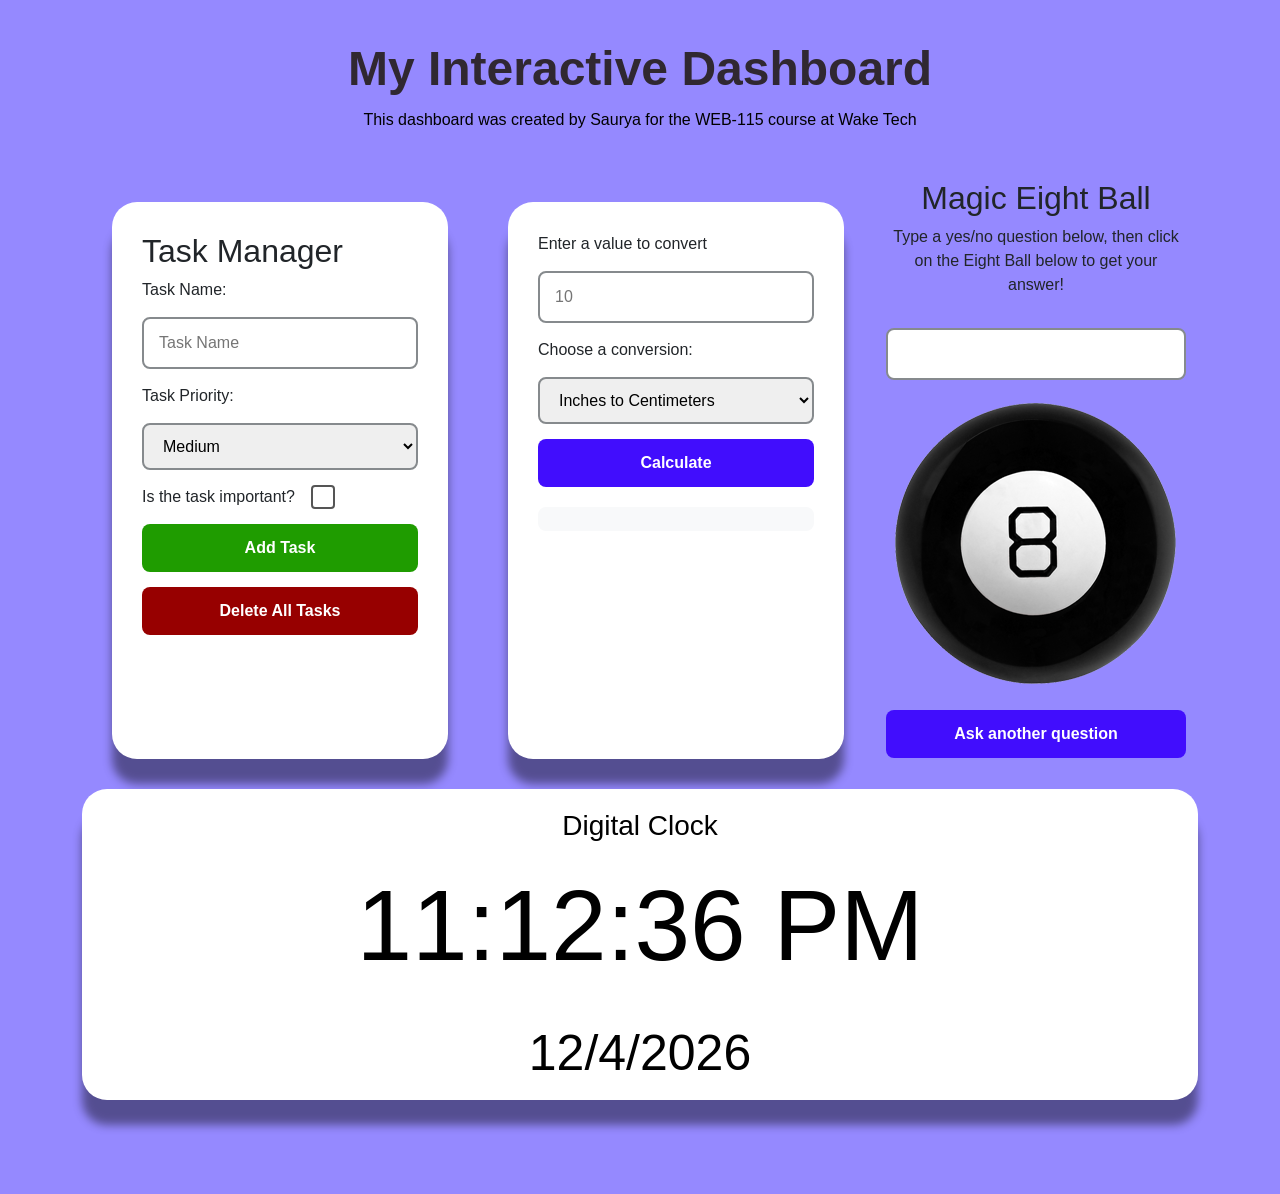
<file: index.html>
<!DOCTYPE html>
<html lang="en">
<head>
    <meta charset="UTF-8">
    <meta name="viewport" content="width=device-width, initial-scale=1.0">
    <!-- Bootstrap  -->
    <link href="https://cdn.jsdelivr.net/npm/bootstrap@5.3.8/dist/css/bootstrap.min.css" rel="stylesheet" integrity="sha384-sRIl4kxILFvY47J16cr9ZwB07vP4J8+LH7qKQnuqkuIAvNWLzeN8tE5YBujZqJLB" crossorigin="anonymous">
    <script defer src="https://cdn.jsdelivr.net/npm/bootstrap@5.3.8/dist/js/bootstrap.bundle.min.js" integrity="sha384-FKyoEForCGlyvwx9Hj09JcYn3nv7wiPVlz7YYwJrWVcXK/BmnVDxM+D2scQbITxI" crossorigin="anonymous"></script>
    <link rel="stylesheet" href="css/style.css">
    <title>Interactive Dashboard</title>
</head>
<body>
    <h1>My Interactive Dashboard</h1>
    <p>This dashboard was created by Saurya for the WEB-115 course at Wake Tech</p>
    <!-- <script>document.write("This dashboard demonstrates how JavaScript can be used to create interactive websites.")</script> -->
    <noscript>Unfortunately, your web browser does not support JavaScript.</noscript>
    <div class="container">
    <div class="row">
        <!-- Dashboard Content -->
         <div class="col" id="weekly-tasks">    
            <script src="js/task-manager.js" defer></script>
            <h2>Task Manager</h2>
            <form id="task-form">
                <label for="name">Task Name: </label>
                <input name="Name" id="name" type="text" placeholder="Task Name" required/>
                <label for="priority">Task Priority: </label>
                <select id="priority" name="Priority">
                    <option value="high">High</option>
                    <option value="medium" selected>Medium</option>
                    <option value="low">Low</option>
                </select>
                <div id="important">
                    <label for="is-important">Is the task important?</label>
                    <input id="is-important" type="checkbox">
                </div>
                <button id="add-tasks" type="submit">Add Task</button>
                <button id="delete-tasks" type="button">Delete All Tasks</button>
                <div id="task-list"></div>
            </form>
        
         </div>

         <!-- Metric Converter -->
         <div class="col" id="metric-converter">
            <script src="js/metric-converter.js" defer></script>
            <form>
                <label for="convert">Enter a value to convert</label>
                <input name="Value to Convert" id="convert" type="text" placeholder="10">
                <label for="convert-type">Choose a conversion:</label>
                <select id="convert-type" name="conversion">
                    <option value="in to cm">Inches to Centimeters</option>
                    <option value="ft to cm">Feet to Centimeters</option>
                    <option value="yd to m">Yards to Meters</option>
                    <option value="mi to km">Miles to Kilometer</option>
                    <option value="cm to in">Centimeters to Inches</option>
                    <option value="cm to ft">Centimeters to Feet</option>
                    <option value="m to yd">Meters to Yards</option>
                    <option value="km to mi">Kilometers to Miles</option>
                </select>
                <button type="button" id="calculate">Calculate</button>
            </form>
            <p id="converter-output"></p>
         </div>

         <!-- Magic Eight Ball -->
         <div class="col" id="magic-eight-ball">
            <script src="js/magic-eight-ball.js" defer></script>
            <link rel="stylesheet" href="css/magic-eight-ball.css">
            <h2 class="heading">Magic Eight Ball</h2>
            <form>
            <p>Type a yes/no question below, then click on the Eight Ball below to get your answer!</p>
            <input id="question" name="question" size="80">
            <div id="magicEightBall">
                <div id="circle"></div>
                <img id="ball" src="img/magic-eight-ball.png"/>
            </div>
            <button id="reset" name="reset" type="reset">Ask another question</button>
            </form>
            <br>
        </div>
        <!-- Digital Clock -->
        <link rel="stylesheet" href="css/digital-clock.css">
        <div class="col" id="digital-clock">
            <script src="js/digital-clock.js" defer></script>
            <h3>Digital Clock</h3>
            <p id="clock-face"></p>
            <p id="calendar-date"></p>
        </div>
    </div>
</div>
</body>
</html>
</file>
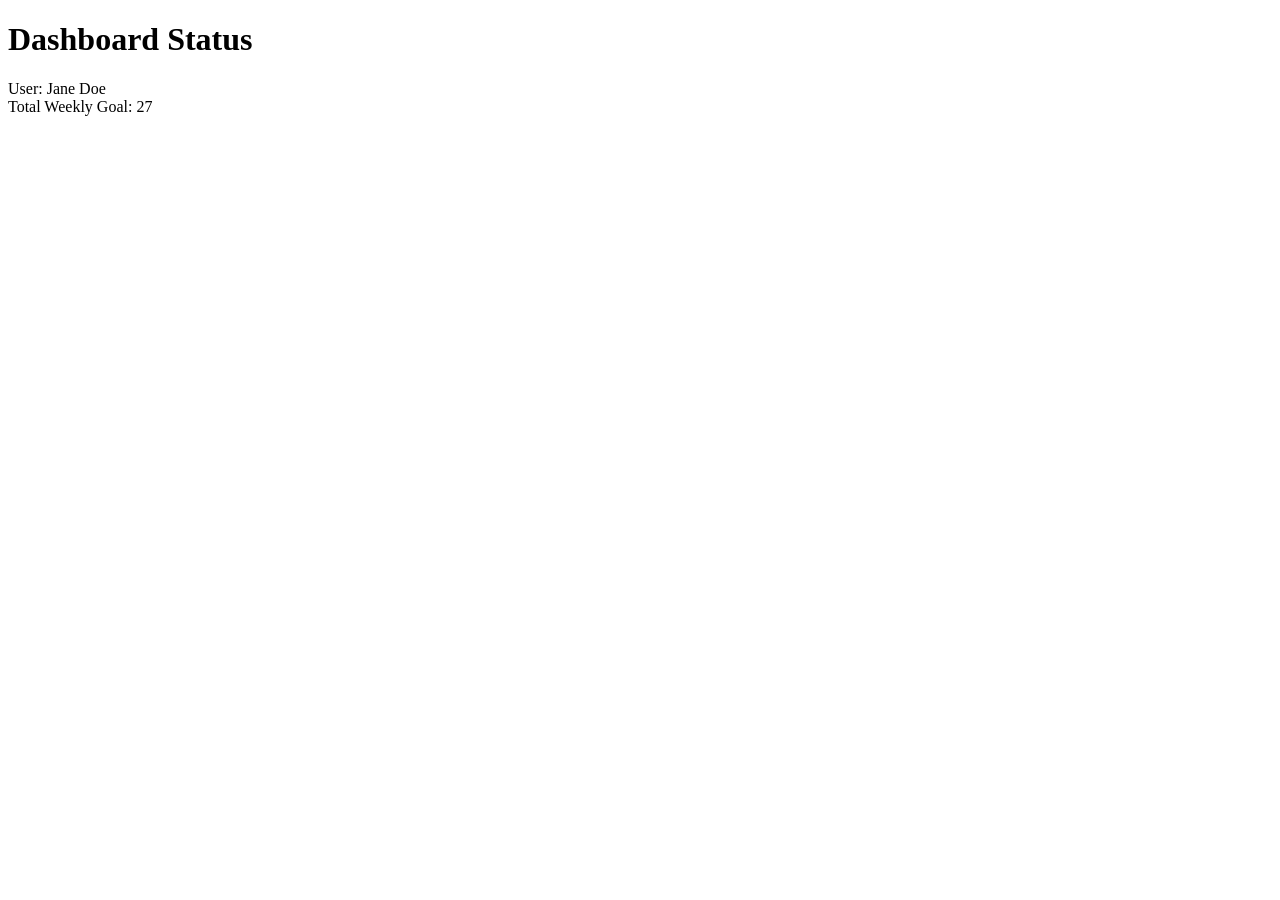
<file: debug.html>
<!DOCTYPE html>
<html lang="en">
<head>
    <meta charset="UTF-8">
    <title>JavaScript Debugging Exercise</title>
</head>
<body>
    <h1>Dashboard Status</h1>
    <div id="display"></div>
 
    <script>
        // Weekly Goal: Calculate the total weekly task goal for a user.
        
        // Declare variables and values
        let userName = "Jane Doe";
        let dailyGoal = 5; 
        // FIXED: Changed bonusTasks from string to int
        let bonusTasks = 2; 
 
        // Output message to console
        // FIXED: Added missing parenthesis to console.log.
        console.log("Checking status for: " + userName); 
 
        // Calculate weekly goal based on number of workdays (5) per week
        // FIXED: Fixed spelling mistake of daily as dialy.
        // FIXED: Changed 15 to 5 for correct multiplier
        let weeklyGoal = dailyGoal * 5; 
 
        // Add bonusTasks to weeklyGoal. 
        // Note: Check for data type issues
        // FIXED: Changed - to +
        let totalGoal = weeklyGoal + bonusTasks; 
 
        // Output results to web page
        document.write("User: " + userName + "<br>");
        // FIXED: Made sure it outputs the number instead of the string.
        document.write("Total Weekly Goal: " + totalGoal);
 
    </script>
</body>
</html>
</file>
<file: css/style.css>
body {
    background-color: #9589ff;
    font-family: Arial, Helvetica, sans-serif;
    color: #212529;
    padding: 40px 20px;
}

h1 {
    text-align: center;
    font-size: 3rem;
    font-weight: 700;
    margin-bottom: 10px;
    color: #302831;
}


body > p {
    text-align: center;
    color: #000000;
    margin-bottom: 10px;
}

body > script {
    text-align: center;
}


.container {
    display: flex;
    flex-wrap: wrap;
    max-width: 90%;
    margin: 40px auto;
}


#weekly-tasks, #metric-converter {
    background-color: white;
    padding: 30px;
    border-radius: 25px;
    box-shadow: 0 25px 10px rgba(0, 0, 0, 0.43);
    margin: 30px;
}


form {
    display: flex;
    flex-direction: column;
    gap: 15px;
}


form input, select {
    width: 100%;
    padding: 12px 15px;
    border: 2px solid #868a8d;
    border-radius: 8px;
    font-size: 1rem;
    transition: border-color 0.2s, box-shadow 0.2s;
}


form input:focus {
    outline: none;
    border-color: #0d6efd;
    box-shadow: 0 0 0 3px rgba(13, 110, 253, 0.15);
}

input[type="checkbox"]:focus {
  box-shadow: 0 0 0 3px rgba(0, 123, 255, 0.5); 
  outline: none;
}

input[type="checkbox"] {
  appearance: none;
  -webkit-appearance: none;
  border: 2px solid #555;
  border-radius: 0.25rem;
  background-color: #fff;
  cursor: pointer;
  display: inline-flex;
  align-items: center;
  justify-content: center;
  transition: background-color 0.2s, border-color 0.2s;
  width: 1.5rem;
  height: 1.5rem;
  padding: 0;
  flex-shrink: 0;
}

input[type="checkbox"]:checked {
  background-color: #402777;
  border-color: #522777;
}

input[type="checkbox"]:checked::after {
  content: "✔";
  color: white;
}

#important{
    display: flex;
    gap: 1rem;
}

#goal-btn,  button {
    padding: 12px 20px;
    border: none;
    border-radius: 8px;
    background-color: #410dfd;
    color: white;
    font-size: 1rem;
    font-weight: 600;
    cursor: pointer;
    transition: background-color 0.2s, transform 0.1s, box-shadow 0.2s;
}


#goal-btn:hover {
    background-color: #350ad3;
    box-shadow: 0 5px 4px rgba(0, 0, 0, 0.3);
}

#goal-btn:active {
    transform: scale(0.98);
}


#goal-message, #converter-output {
    margin-top: 20px;
    padding: 12px;
    border-radius: 8px;
    background-color: #f8f9fa;
    color: #495057;
    text-align: center;
    font-weight: 500;
}

#delete-tasks {
    background-color: #970000;
}

#add-tasks {
    background-color: #1f9c00;
}

#task-list {
    margin-top: 20px;
}

.task-item {
    display: flex;
    align-items: center;
    flex-wrap: wrap;
    gap: 8px;
    padding: 10px 12px;
    margin: 8px 0;
    border: 1px solid #ccc;
    border-left-width: 6px;
    border-radius: 8px;
}

.task-text {
    flex: 1 1 200px;
}

.task-item button {
    padding: 6px 12px;
    font-size: 0.9rem;
}

.priority-high   { border-left-color: darkorange; }
.priority-medium { border-left-color: goldenrod; }
.priority-low    { border-left-color: seagreen; }

@media (max-width: 768px) {
    .container { max-width: 100%; }
    #weekly-tasks, #metric-converter { margin: 15px 0; padding: 20px; }
}

#magic-eight-ball, #metric-converter, #weekly-tasks {
    width:33%;
}
</file>
<file: css/magic-eight-ball.css>
#magic-eight-ball {
  max-width: 410px;
  text-align: center;
  margin: auto;
}

#circle {
  font-size: 12pt;
  font-weight:bold;
  background-color: white;
  color: black;
  position: absolute;
  margin-left: 70px;
  margin-top: 70px;
  padding: 20px;
  padding-top: 50px;
  height: 150px;
  width: 150px;
  border-radius: 50%;
  text-wrap: wrap;
  display: none;
}


img:active {
  animation: shake 1s;
  animation-iteration-count: infinite;
}

img:visited {
  animation: none;
}
@keyframes shake {
  0% { transform: translate(1px, 1px) rotate(0deg);  }
  10% { transform: translate(-1px, -2px) rotate(-1deg); }
  20% { transform: translate(-3px, 0px) rotate(1deg); }
  30% { transform: translate(3px, 2px) rotate(0deg); }
  40% { transform: translate(1px, -1px) rotate(1deg); }
  50% { transform: translate(-1px, 2px) rotate(-1deg); }
  60% { transform: translate(-3px, 1px) rotate(0deg); }
  70% { transform: translate(3px, 1px) rotate(-1deg); }
  80% { transform: translate(-1px, -1px) rotate(1deg); }
  90% { transform: translate(1px, 2px) rotate(0deg); }
  100% { transform: translate(1px, -2px) rotate(-1deg); }
}
</file>
<file: css/digital-clock.css>
#digital-clock {
    flex-basis: 100%;
    text-align: center;
    box-sizing:border-box;
    padding: 0;
    margin: 0;
    width: 100%;
    height: 33%;
    align-items: center;
    justify-content: center;
    background-color: white;
    color: black;
    font-weight: 500;
    font-size: 100px;
    padding: 20px;
    border-radius: 25px;
    box-shadow: 0 25px 10px rgba(0, 0, 0, 0.43);
}
#calendar-date {
    font-size: 50px;
}
</file>
